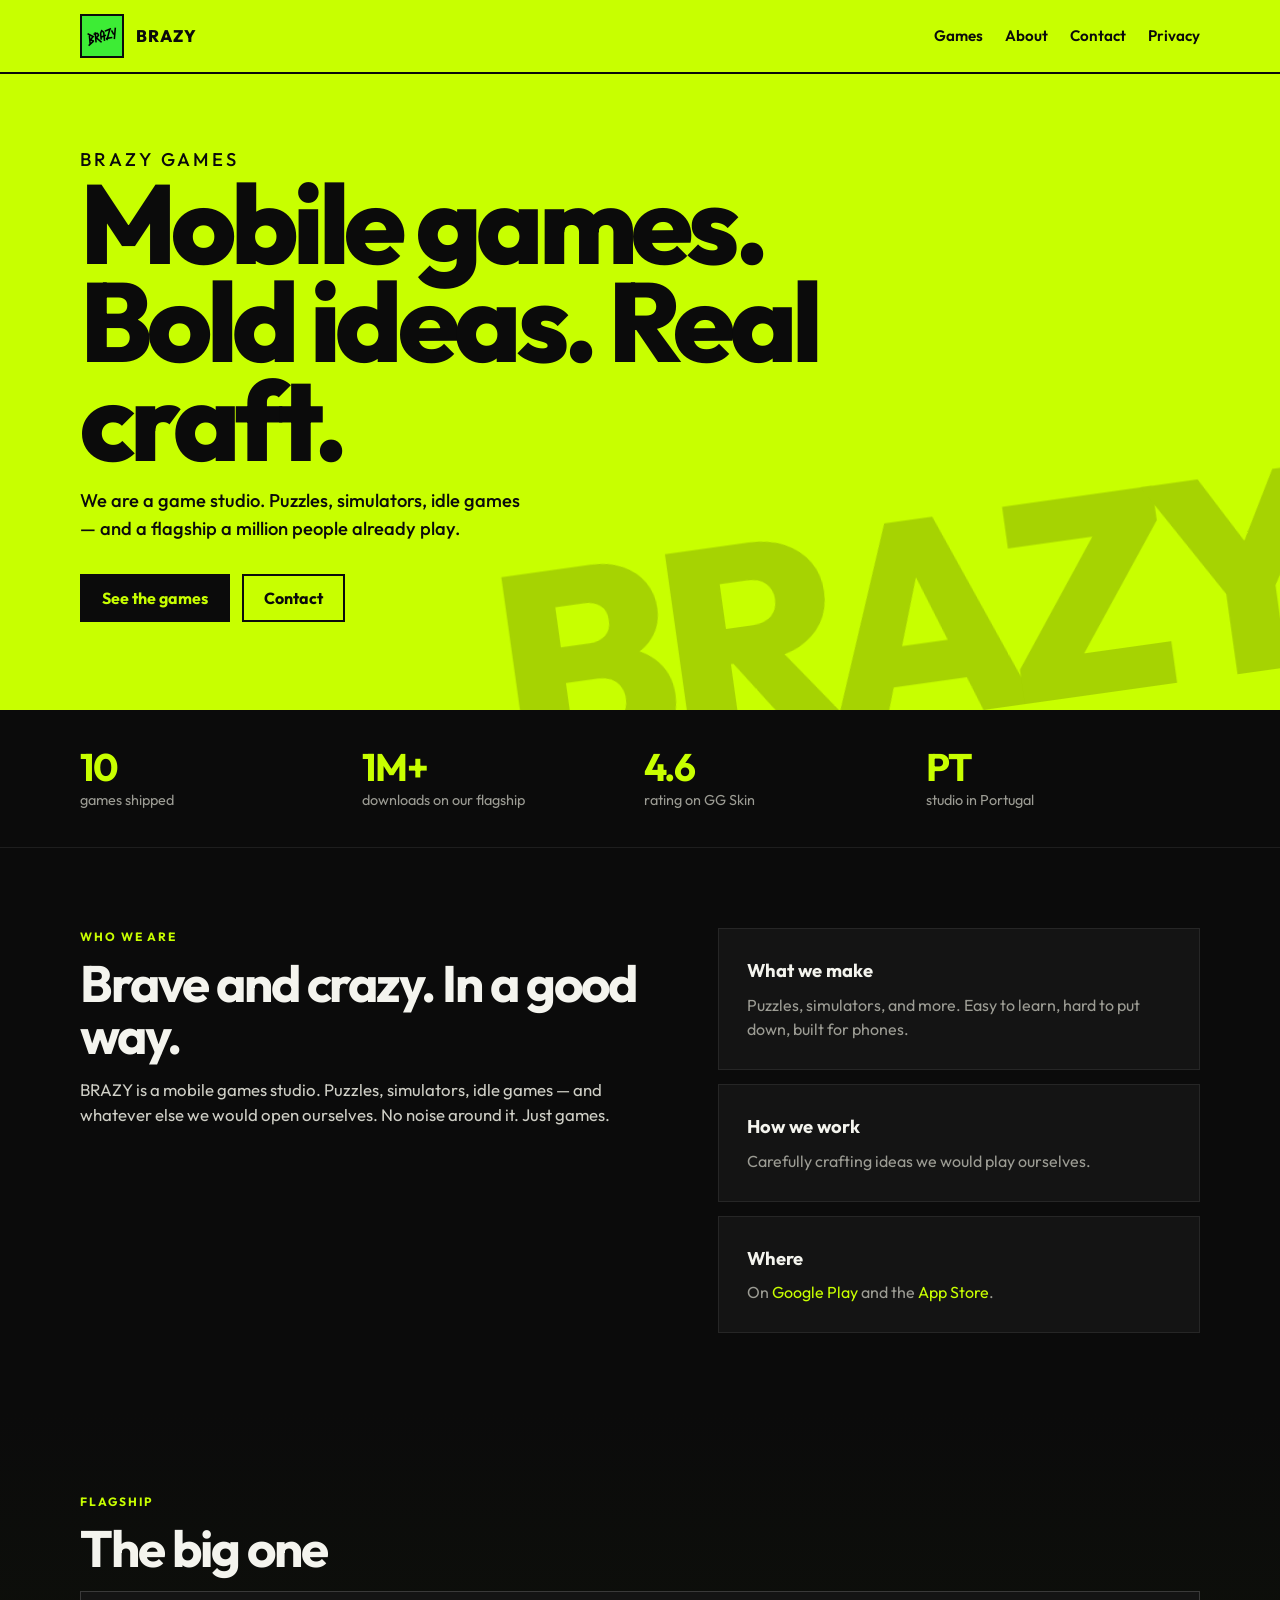
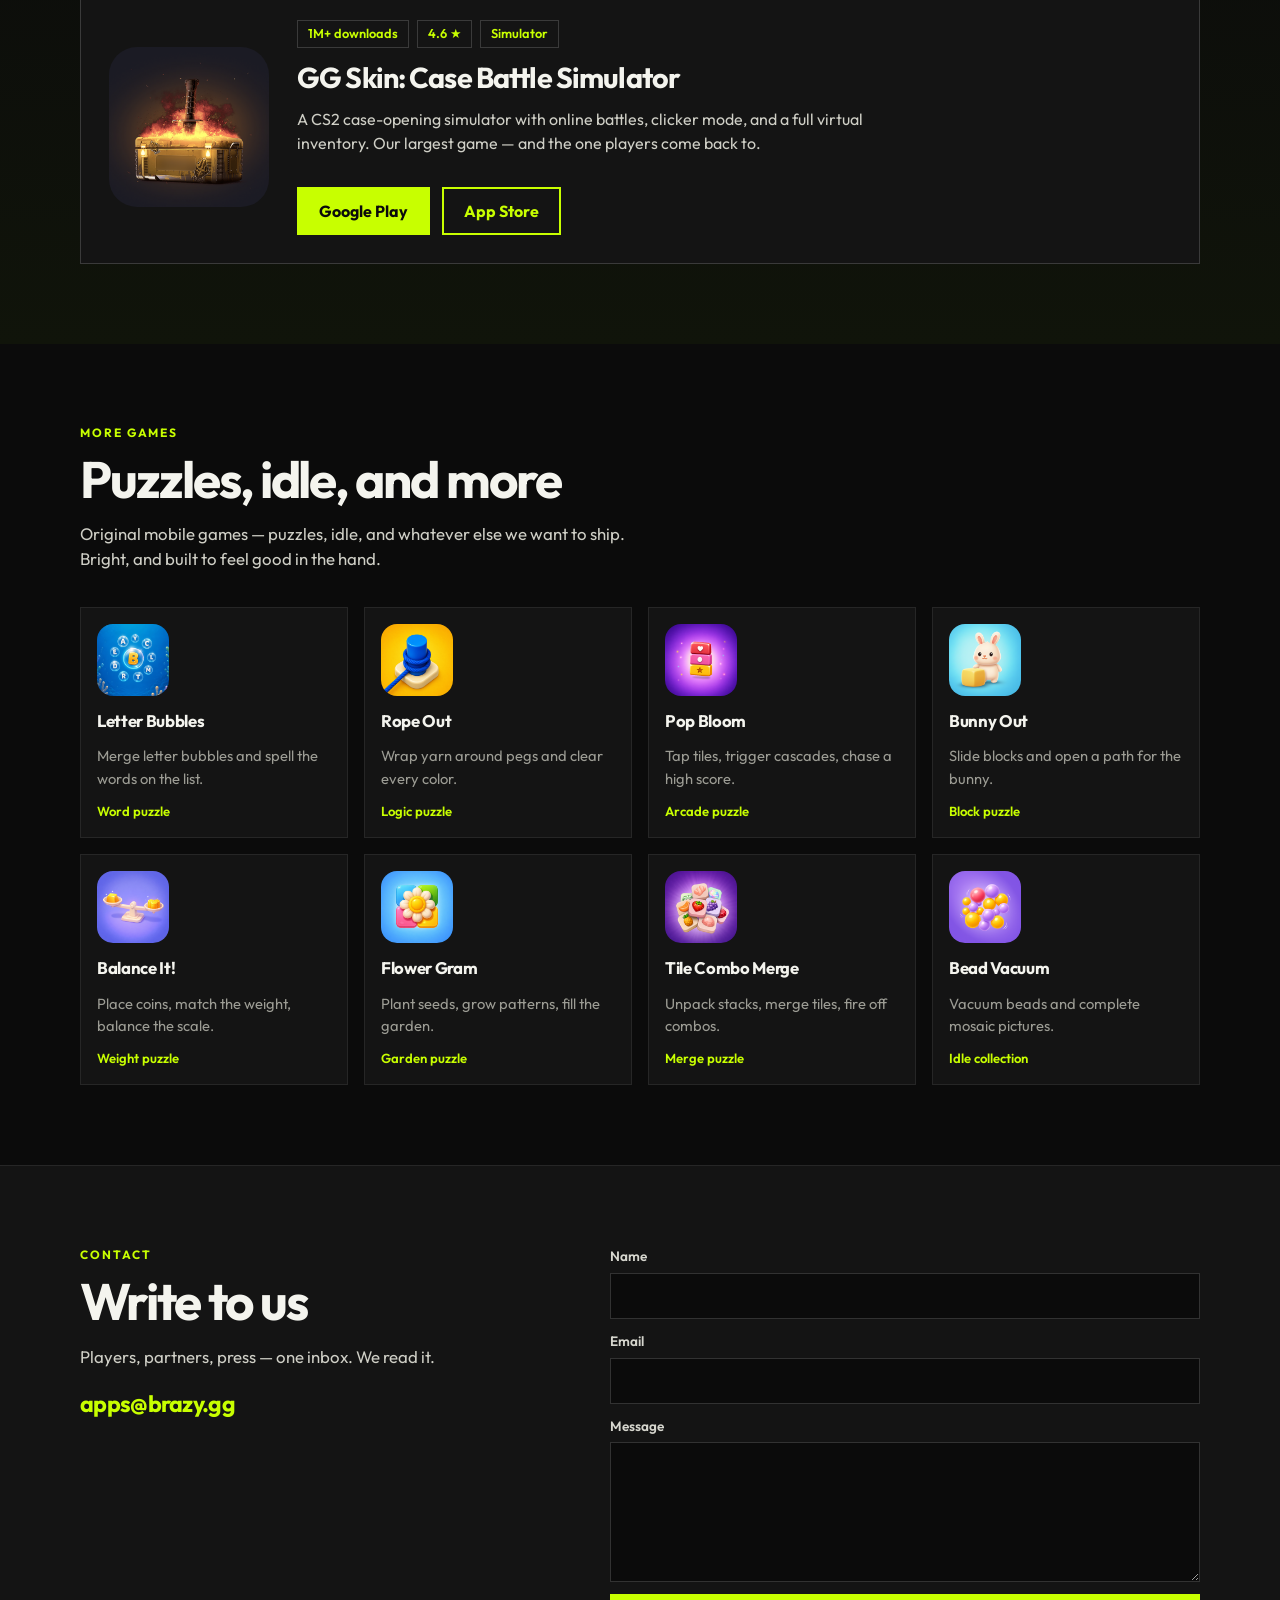
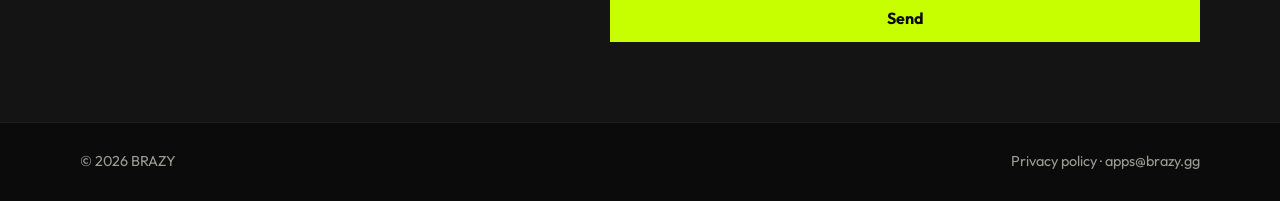
<file: index.html>
<!DOCTYPE html>
<html lang="en">
<head>
  <meta charset="utf-8">
  <meta name="viewport" content="width=device-width, initial-scale=1">
  <title>BRAZY Games — mobile games studio</title>
  <meta name="description" content="BRAZY Games. A mobile games studio from Portugal. Puzzles, simulators, idle games — and GG Skin, a CS2 case simulator with 1M+ downloads.">
  <meta property="og:title" content="BRAZY Games">
  <meta property="og:description" content="Mobile games studio. Puzzles, simulators, idle games, and a flagship CS2 case simulator.">
  <meta property="og:image" content="assets/brazy_square_logo_withbg.jpg">
  <meta name="theme-color" content="#c8ff00">
  <link rel="icon" href="assets/brazy_square_logo_withbg.jpg" type="image/jpeg">
  <link rel="preconnect" href="https://fonts.googleapis.com">
  <link rel="preconnect" href="https://fonts.gstatic.com" crossorigin>
  <link href="https://fonts.googleapis.com/css2?family=Outfit:wght@400;500;600;700;800&display=swap" rel="stylesheet">
  <link rel="stylesheet" href="styles.css">
</head>
<body>
  <header class="site-header">
    <div class="wrap">
      <a class="brand" href="#top">
        <img src="assets/brazy_square_logo_withbg.jpg" alt="BRAZY">
        BRAZY
      </a>
      <input class="nav-toggle" type="checkbox" id="nav-toggle" aria-label="Open menu">
      <nav class="nav">
        <a href="#games">Games</a>
        <a href="#about">About</a>
        <a href="#contact">Contact</a>
        <a href="privacy.html">Privacy</a>
      </nav>
    </div>
  </header>

  <main id="top">
    <section class="hero">
      <div class="wrap">
        <p class="kicker">BRAZY Games</p>
        <h1>Mobile games. Bold ideas. Real craft.</h1>
        <p>We are a game studio. Puzzles, simulators, idle games — and a flagship a million people already play.</p>
        <div class="hero-actions">
          <a class="btn" href="#games">See the games</a>
          <a class="btn ghost" href="#contact">Contact</a>
        </div>
      </div>
    </section>

    <div class="stats">
      <div class="wrap">
        <div class="stat"><b>10</b><span>games shipped</span></div>
        <div class="stat"><b>1M+</b><span>downloads on our flagship</span></div>
        <div class="stat"><b>4.6</b><span>rating on GG Skin</span></div>
        <div class="stat"><b>PT</b><span>studio in Portugal</span></div>
      </div>
    </div>

    <section id="about">
      <div class="wrap about-grid">
        <div>
          <p class="section-label">Who we are</p>
          <h2>Brave and crazy. In a good way.</h2>
          <p class="lead">BRAZY is a mobile games studio. Puzzles, simulators, idle games — and whatever else we would open ourselves. No noise around it. Just games.</p>
        </div>
        <div class="about-list">
          <article class="about-card">
            <h3>What we make</h3>
            <p>Puzzles, simulators, and more. Easy to learn, hard to put down, built for phones.</p>
          </article>
          <article class="about-card">
            <h3>How we work</h3>
            <p>Carefully crafting ideas we would play ourselves.</p>
          </article>
          <article class="about-card">
            <h3>Where</h3>
            <p>On <a href="https://play.google.com/store/apps/dev?id=6783491616783150175" rel="noopener">Google Play</a> and the <a href="https://apps.apple.com/us/app/gg-skin-battle-case-simulator/id6748352012" rel="noopener">App Store</a>.</p>
          </article>
        </div>
      </div>
    </section>

    <section class="featured" id="games">
      <div class="wrap">
        <p class="section-label">Flagship</p>
        <h2>The big one</h2>
        <article class="featured-card">
          <img src="assets/games/gg-skin.png" alt="GG Skin icon" width="160" height="160">
          <div>
            <div class="meta">
              <span class="chip">1M+ downloads</span>
              <span class="chip">4.6 ★</span>
              <span class="chip">Simulator</span>
            </div>
            <h3>GG Skin: Case Battle Simulator</h3>
            <p>A CS2 case-opening simulator with online battles, clicker mode, and a full virtual inventory. Our largest game — and the one players come back to.</p>
            <div class="hero-actions">
              <a class="btn lime" href="https://play.google.com/store/apps/details?id=com.BrazzyGG.GGCases" rel="noopener">Google Play</a>
              <a class="btn outline" href="https://apps.apple.com/us/app/gg-skin-battle-case-simulator/id6748352012" rel="noopener">App Store</a>
            </div>
          </div>
        </article>
      </div>
    </section>

    <section>
      <div class="wrap">
        <p class="section-label">More games</p>
        <h2>Puzzles, idle, and more</h2>
        <p class="lead">Original mobile games — puzzles, idle, and whatever else we want to ship. Bright, and built to feel good in the hand.</p>
        <div class="games-grid">
          <a class="game" href="https://play.google.com/store/apps/details?id=com.brazy.letterbubbles" rel="noopener">
            <img src="assets/games/letter-bubbles.png" alt="" width="72" height="72">
            <h3>Letter Bubbles</h3>
            <p>Merge letter bubbles and spell the words on the list.</p>
            <span>Word puzzle</span>
          </a>
          <a class="game" href="https://play.google.com/store/apps/details?id=com.brazy.ropeout" rel="noopener">
            <img src="assets/games/rope-out.png" alt="" width="72" height="72">
            <h3>Rope Out</h3>
            <p>Wrap yarn around pegs and clear every color.</p>
            <span>Logic puzzle</span>
          </a>
          <a class="game" href="https://play.google.com/store/apps/details?id=com.brazy.popbloom" rel="noopener">
            <img src="assets/games/pop-bloom.png" alt="" width="72" height="72">
            <h3>Pop Bloom</h3>
            <p>Tap tiles, trigger cascades, chase a high score.</p>
            <span>Arcade puzzle</span>
          </a>
          <a class="game" href="https://play.google.com/store/apps/details?id=com.BrazyGG.bunnyout" rel="noopener">
            <img src="assets/games/bunny-out.png" alt="" width="72" height="72">
            <h3>Bunny Out</h3>
            <p>Slide blocks and open a path for the bunny.</p>
            <span>Block puzzle</span>
          </a>
          <a class="game" href="https://play.google.com/store/apps/details?id=com.brazy.balanceit" rel="noopener">
            <img src="assets/games/balance-it.png" alt="" width="72" height="72">
            <h3>Balance It!</h3>
            <p>Place coins, match the weight, balance the scale.</p>
            <span>Weight puzzle</span>
          </a>
          <a class="game" href="https://play.google.com/store/apps/details?id=com.brazy.flowergram" rel="noopener">
            <img src="assets/games/flower-gram.png" alt="" width="72" height="72">
            <h3>Flower Gram</h3>
            <p>Plant seeds, grow patterns, fill the garden.</p>
            <span>Garden puzzle</span>
          </a>
          <a class="game" href="https://play.google.com/store/apps/details?id=com.brazy.tilecombomerge" rel="noopener">
            <img src="assets/games/tile-combo-merge.png" alt="" width="72" height="72">
            <h3>Tile Combo Merge</h3>
            <p>Unpack stacks, merge tiles, fire off combos.</p>
            <span>Merge puzzle</span>
          </a>
          <a class="game" href="https://play.google.com/store/apps/details?id=com.brazy.beadvacuum" rel="noopener">
            <img src="assets/games/bead-vacuum.png" alt="" width="72" height="72">
            <h3>Bead Vacuum</h3>
            <p>Vacuum beads and complete mosaic pictures.</p>
            <span>Idle collection</span>
          </a>
        </div>
      </div>
    </section>

    <section class="contact" id="contact">
      <div class="wrap contact-grid">
        <div>
          <p class="section-label">Contact</p>
          <h2>Write to us</h2>
          <p class="lead">Players, partners, press — one inbox. We read it.</p>
          <a class="mail" href="mailto:apps@brazy.gg">apps@brazy.gg</a>
        </div>
        <form action="mailto:apps@brazy.gg" method="post" enctype="text/plain">
          <label>Name
            <input type="text" name="name" required autocomplete="name">
          </label>
          <label>Email
            <input type="email" name="email" required autocomplete="email">
          </label>
          <label>Message
            <textarea name="message" required></textarea>
          </label>
          <button class="btn lime" type="submit">Send</button>
        </form>
      </div>
    </section>
  </main>

  <footer class="site-footer">
    <div class="wrap">
      <span>© 2026 BRAZY</span>
      <span>
        <a href="privacy.html">Privacy policy</a>
        ·
        <a href="mailto:apps@brazy.gg">apps@brazy.gg</a>
      </span>
    </div>
  </footer>
</body>
</html>
</file>
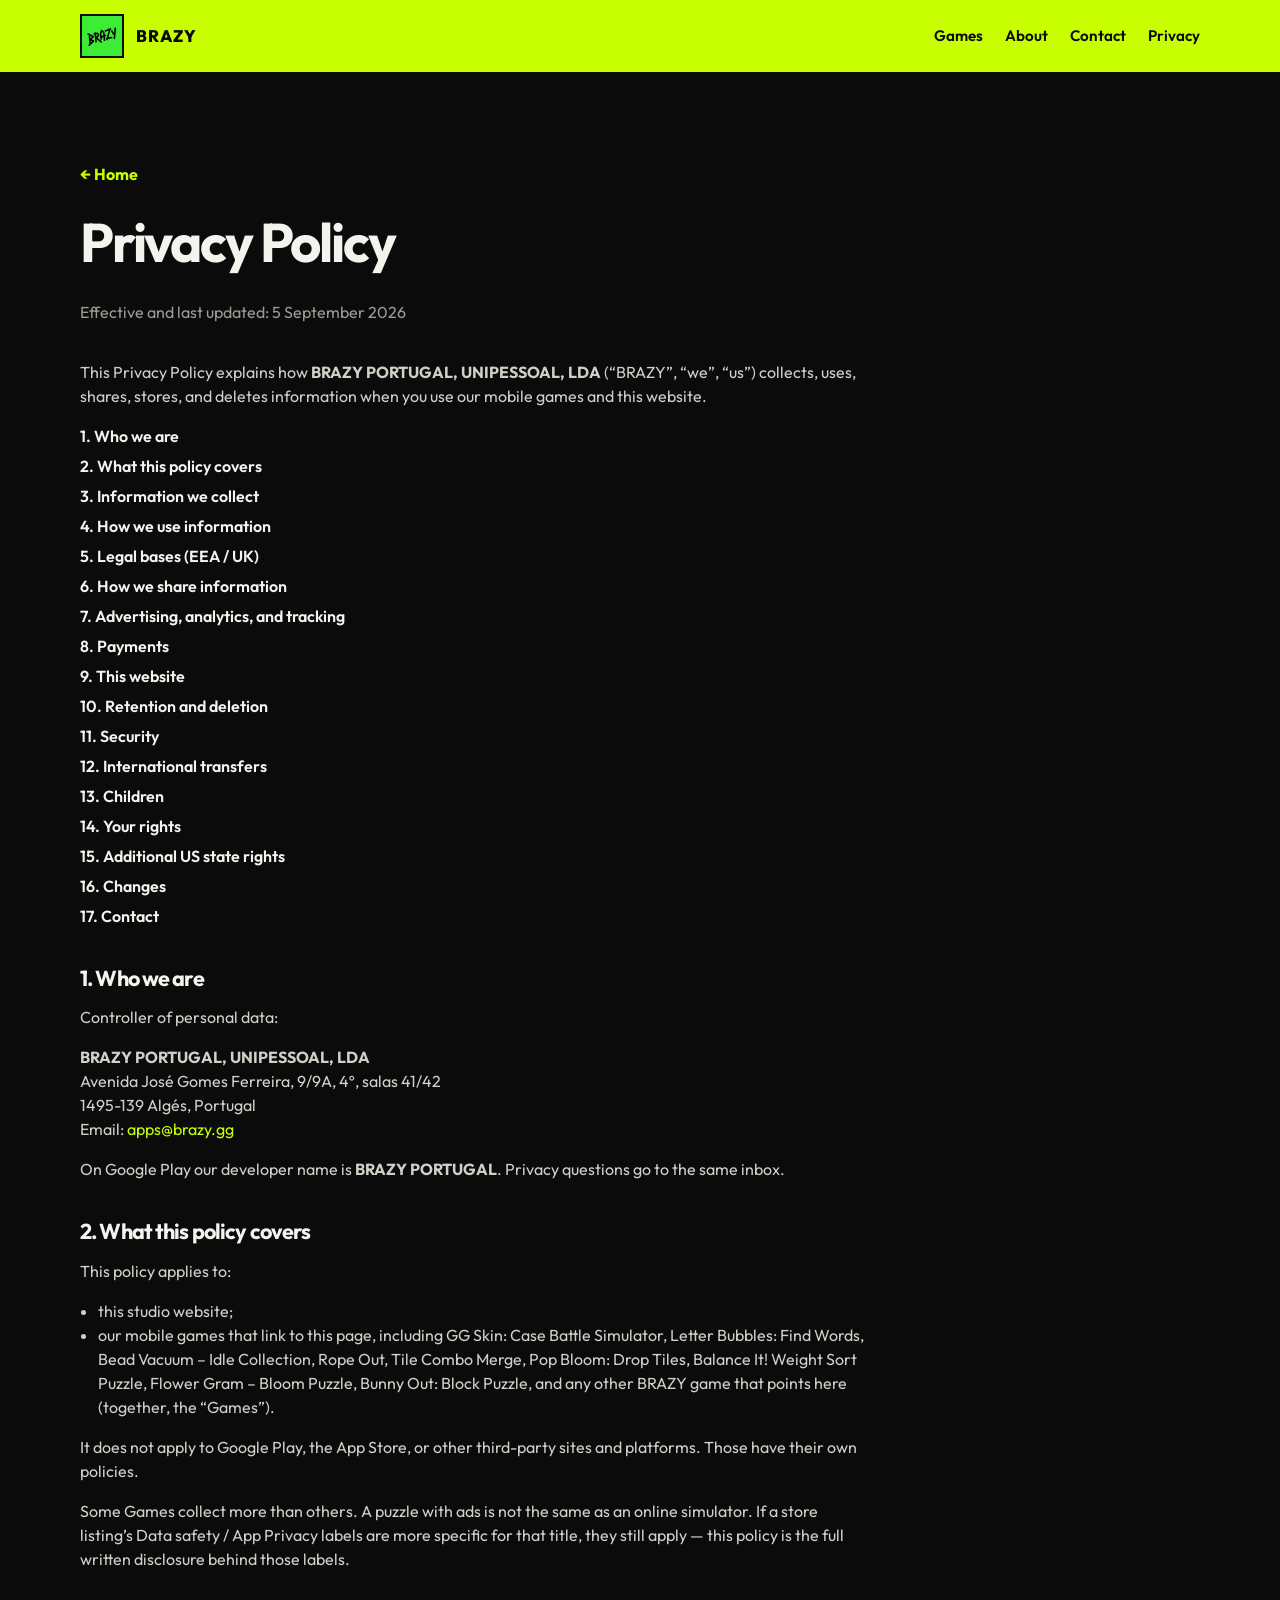
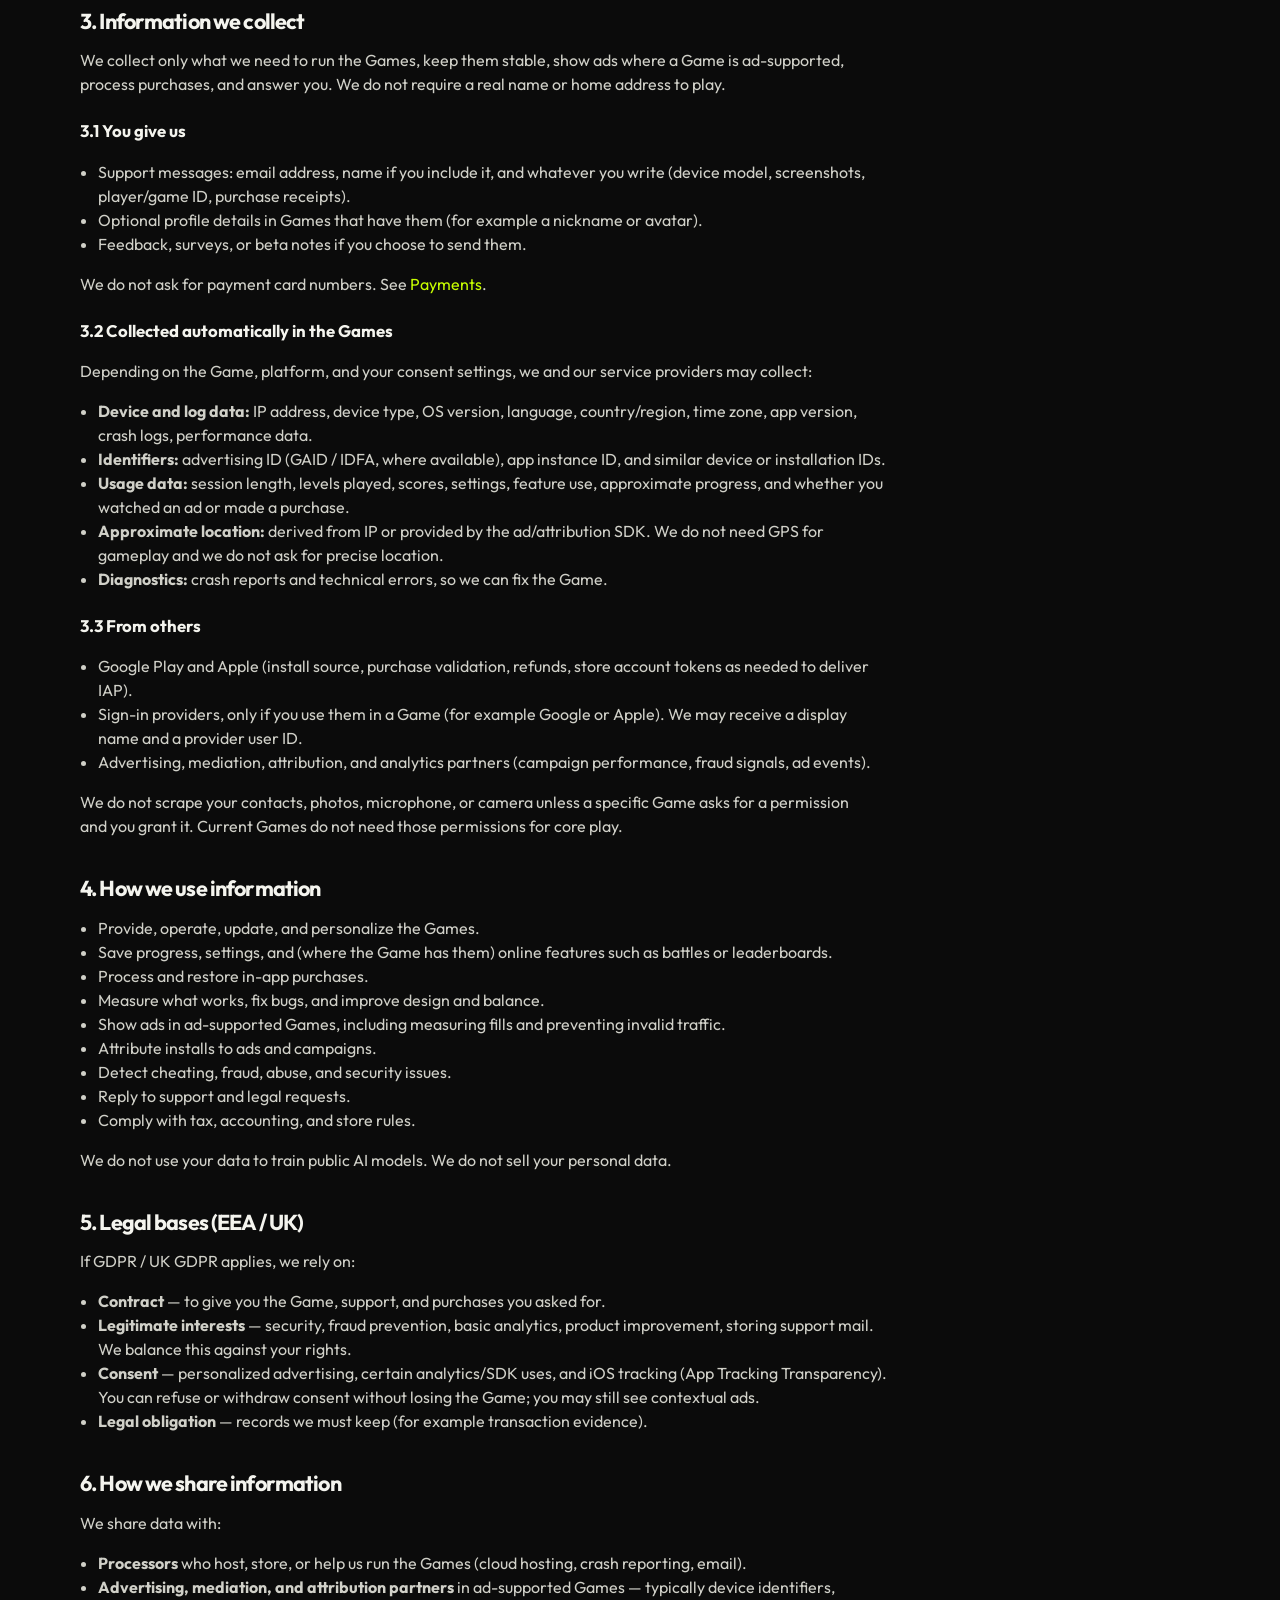
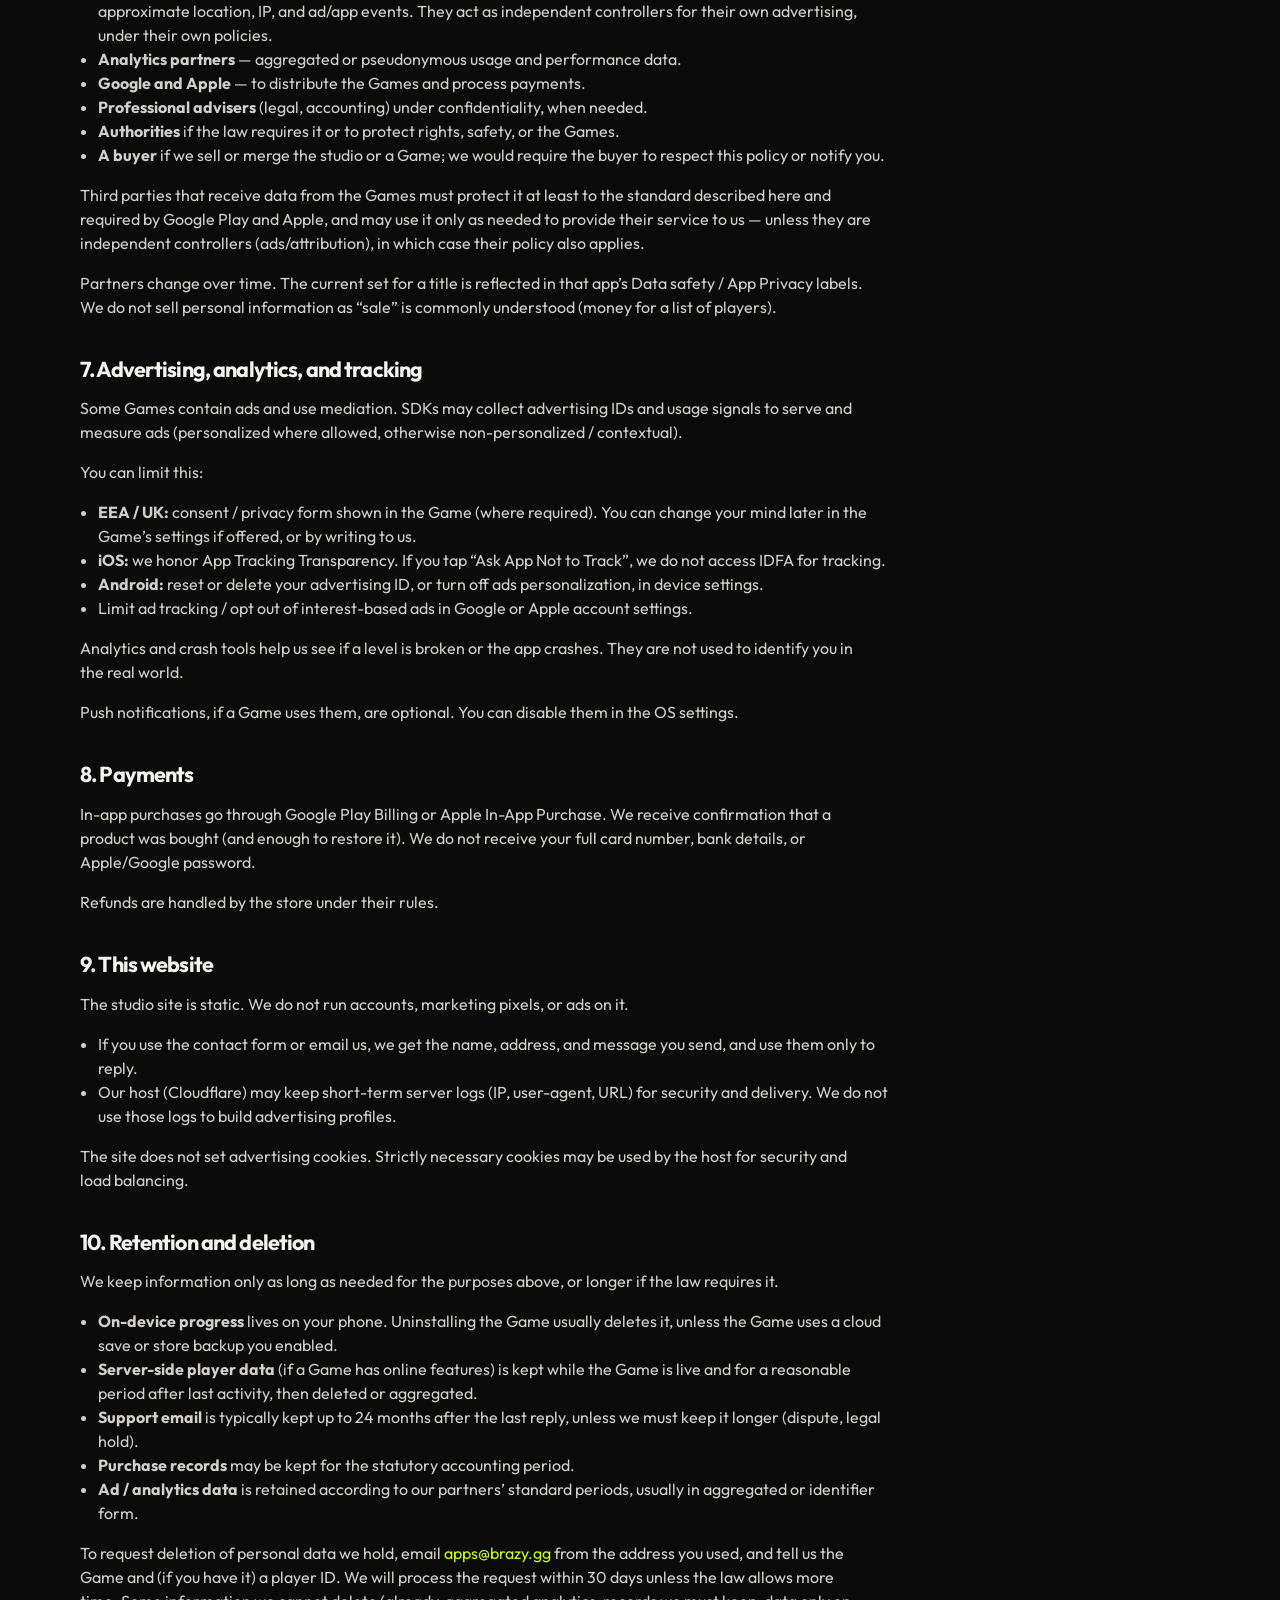
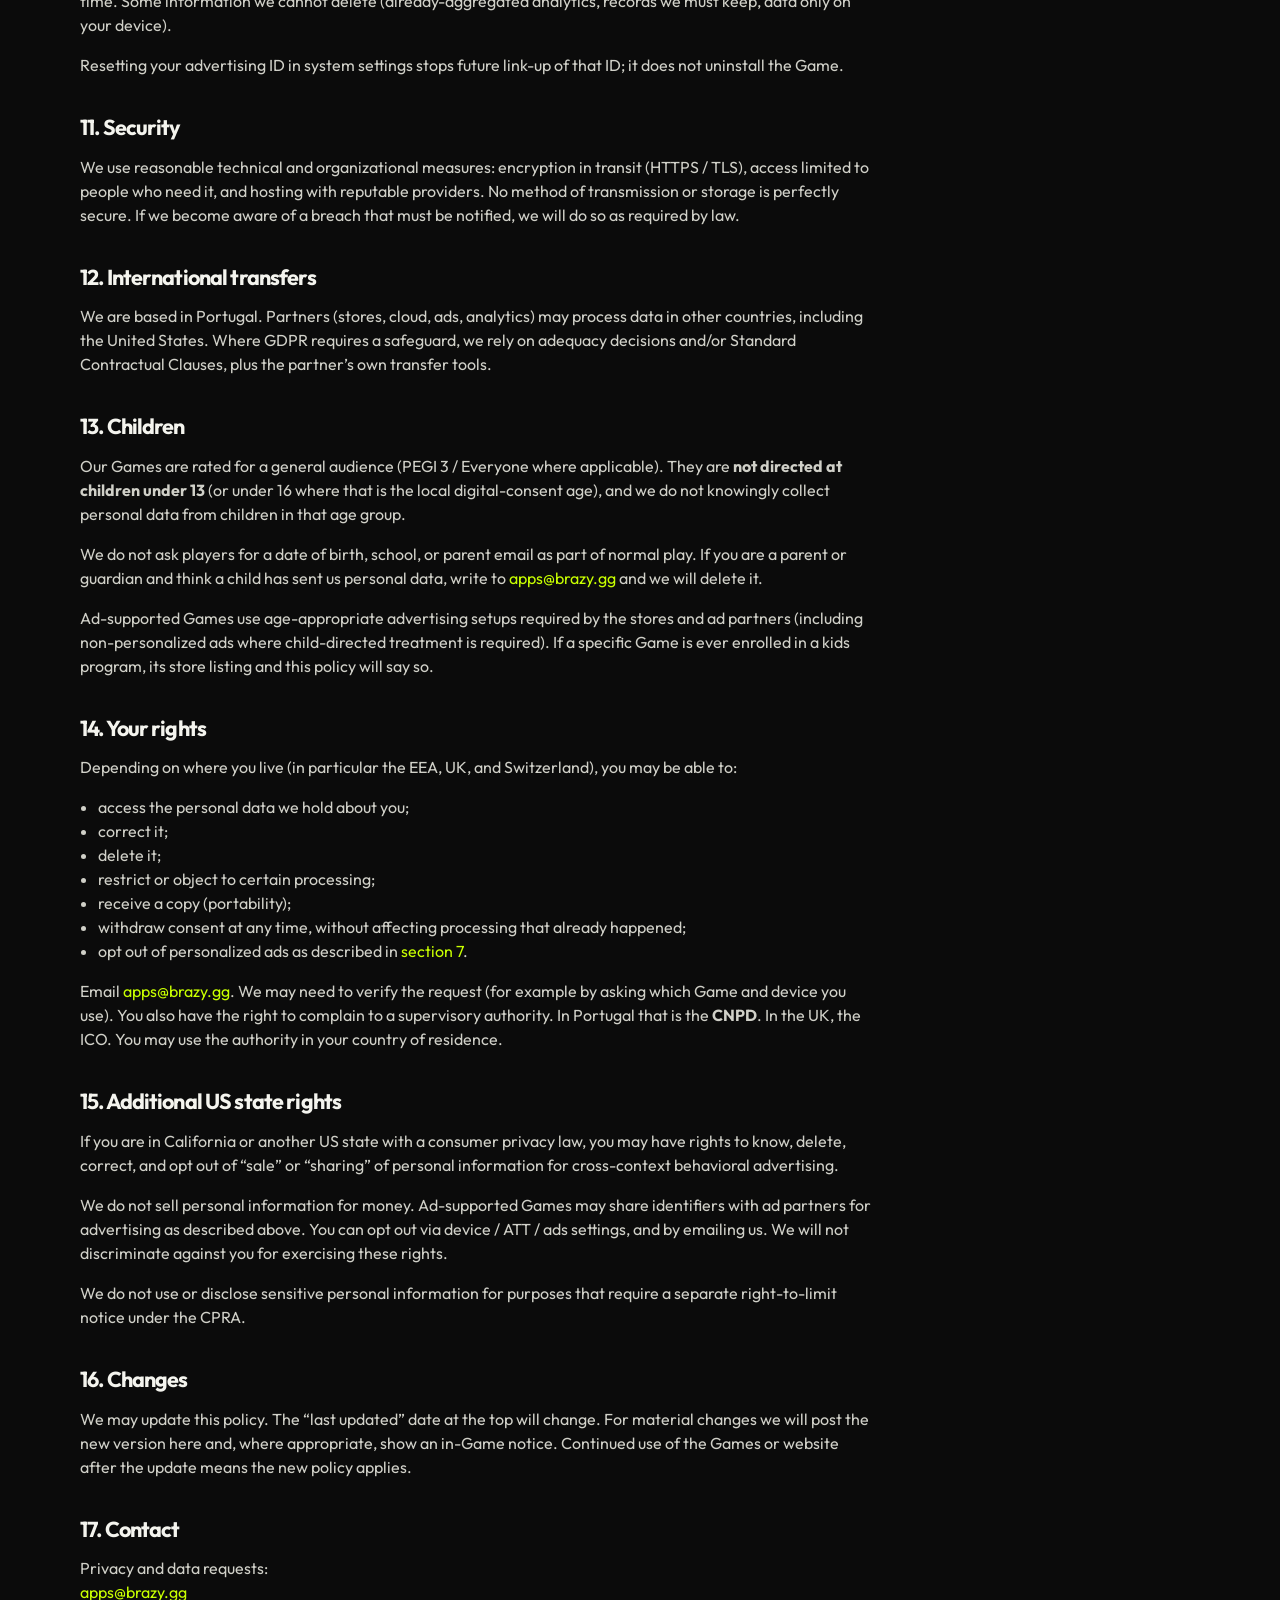
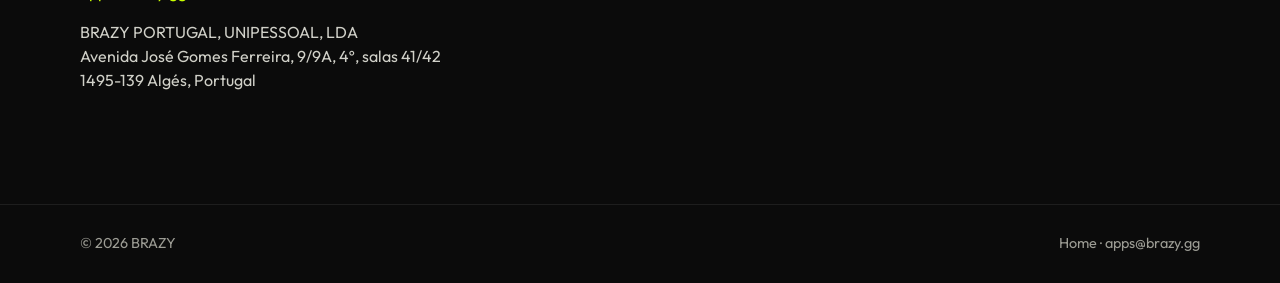
<file: privacy.html>
<!DOCTYPE html>
<html lang="en">
<head>
  <meta charset="utf-8">
  <meta name="viewport" content="width=device-width, initial-scale=1">
  <title>Privacy Policy — BRAZY Games</title>
  <meta name="description" content="Privacy Policy for BRAZY Games mobile apps and this website. How we collect, use, share, retain, and delete data.">
  <meta name="theme-color" content="#c8ff00">
  <link rel="icon" href="assets/brazy_square_logo_withbg.jpg" type="image/jpeg">
  <link rel="preconnect" href="https://fonts.googleapis.com">
  <link rel="preconnect" href="https://fonts.gstatic.com" crossorigin>
  <link href="https://fonts.googleapis.com/css2?family=Outfit:wght@400;500;600;700;800&display=swap" rel="stylesheet">
  <link rel="stylesheet" href="styles.css">
</head>
<body>
  <header class="site-header">
    <div class="wrap">
      <a class="brand" href="index.html">
        <img src="assets/brazy_square_logo_withbg.jpg" alt="BRAZY">
        BRAZY
      </a>
      <input class="nav-toggle" type="checkbox" id="nav-toggle" aria-label="Open menu">
      <nav class="nav">
        <a href="index.html#games">Games</a>
        <a href="index.html#about">About</a>
        <a href="index.html#contact">Contact</a>
        <a href="privacy.html">Privacy</a>
      </nav>
    </div>
  </header>

  <main class="legal wrap">
    <p><a class="back" href="index.html">← Home</a></p>
    <h1>Privacy Policy</h1>
    <p class="meta-line">Effective and last updated: 5 September 2026</p>

    <p>
      This Privacy Policy explains how <strong>BRAZY PORTUGAL, UNIPESSOAL, LDA</strong>
      (“BRAZY”, “we”, “us”) collects, uses, shares, stores, and deletes information
      when you use our mobile games and this website.
    </p>

    <ol class="toc">
      <li><a href="#who">1. Who we are</a></li>
      <li><a href="#scope">2. What this policy covers</a></li>
      <li><a href="#collect">3. Information we collect</a></li>
      <li><a href="#use">4. How we use information</a></li>
      <li><a href="#legal">5. Legal bases (EEA / UK)</a></li>
      <li><a href="#share">6. How we share information</a></li>
      <li><a href="#ads">7. Advertising, analytics, and tracking</a></li>
      <li><a href="#payments">8. Payments</a></li>
      <li><a href="#website">9. This website</a></li>
      <li><a href="#retention">10. Retention and deletion</a></li>
      <li><a href="#security">11. Security</a></li>
      <li><a href="#transfers">12. International transfers</a></li>
      <li><a href="#children">13. Children</a></li>
      <li><a href="#rights">14. Your rights</a></li>
      <li><a href="#us">15. Additional US state rights</a></li>
      <li><a href="#changes">16. Changes</a></li>
      <li><a href="#contact">17. Contact</a></li>
    </ol>

    <h2 id="who">1. Who we are</h2>
    <p>
      Controller of personal data:
    </p>
    <p>
      <strong>BRAZY PORTUGAL, UNIPESSOAL, LDA</strong><br>
      Avenida José Gomes Ferreira, 9/9A, 4º, salas 41/42<br>
      1495-139 Algés, Portugal<br>
      Email: <a href="mailto:apps@brazy.gg">apps@brazy.gg</a>
    </p>
    <p>
      On Google Play our developer name is <strong>BRAZY PORTUGAL</strong>.
      Privacy questions go to the same inbox.
    </p>

    <h2 id="scope">2. What this policy covers</h2>
    <p>
      This policy applies to:
    </p>
    <ul>
      <li>this studio website;</li>
      <li>our mobile games that link to this page, including GG Skin: Case Battle Simulator, Letter Bubbles: Find Words, Bead Vacuum – Idle Collection, Rope Out, Tile Combo Merge, Pop Bloom: Drop Tiles, Balance It! Weight Sort Puzzle, Flower Gram – Bloom Puzzle, Bunny Out: Block Puzzle, and any other BRAZY game that points here (together, the “Games”).</li>
    </ul>
    <p>
      It does not apply to Google Play, the App Store, or other third-party sites and platforms. Those have their own policies.
    </p>
    <p>
      Some Games collect more than others. A puzzle with ads is not the same as an online simulator. If a store listing’s Data safety / App Privacy labels are more specific for that title, they still apply — this policy is the full written disclosure behind those labels.
    </p>

    <h2 id="collect">3. Information we collect</h2>
    <p>
      We collect only what we need to run the Games, keep them stable, show ads where a Game is ad-supported, process purchases, and answer you. We do not require a real name or home address to play.
    </p>

    <h3>3.1 You give us</h3>
    <ul>
      <li>Support messages: email address, name if you include it, and whatever you write (device model, screenshots, player/game ID, purchase receipts).</li>
      <li>Optional profile details in Games that have them (for example a nickname or avatar).</li>
      <li>Feedback, surveys, or beta notes if you choose to send them.</li>
    </ul>
    <p>
      We do not ask for payment card numbers. See <a href="#payments">Payments</a>.
    </p>

    <h3>3.2 Collected automatically in the Games</h3>
    <p>Depending on the Game, platform, and your consent settings, we and our service providers may collect:</p>
    <ul>
      <li><strong>Device and log data:</strong> IP address, device type, OS version, language, country/region, time zone, app version, crash logs, performance data.</li>
      <li><strong>Identifiers:</strong> advertising ID (GAID / IDFA, where available), app instance ID, and similar device or installation IDs.</li>
      <li><strong>Usage data:</strong> session length, levels played, scores, settings, feature use, approximate progress, and whether you watched an ad or made a purchase.</li>
      <li><strong>Approximate location:</strong> derived from IP or provided by the ad/attribution SDK. We do not need GPS for gameplay and we do not ask for precise location.</li>
      <li><strong>Diagnostics:</strong> crash reports and technical errors, so we can fix the Game.</li>
    </ul>

    <h3>3.3 From others</h3>
    <ul>
      <li>Google Play and Apple (install source, purchase validation, refunds, store account tokens as needed to deliver IAP).</li>
      <li>Sign-in providers, only if you use them in a Game (for example Google or Apple). We may receive a display name and a provider user ID.</li>
      <li>Advertising, mediation, attribution, and analytics partners (campaign performance, fraud signals, ad events).</li>
    </ul>
    <p>
      We do not scrape your contacts, photos, microphone, or camera unless a specific Game asks for a permission and you grant it. Current Games do not need those permissions for core play.
    </p>

    <h2 id="use">4. How we use information</h2>
    <ul>
      <li>Provide, operate, update, and personalize the Games.</li>
      <li>Save progress, settings, and (where the Game has them) online features such as battles or leaderboards.</li>
      <li>Process and restore in-app purchases.</li>
      <li>Measure what works, fix bugs, and improve design and balance.</li>
      <li>Show ads in ad-supported Games, including measuring fills and preventing invalid traffic.</li>
      <li>Attribute installs to ads and campaigns.</li>
      <li>Detect cheating, fraud, abuse, and security issues.</li>
      <li>Reply to support and legal requests.</li>
      <li>Comply with tax, accounting, and store rules.</li>
    </ul>
    <p>
      We do not use your data to train public AI models. We do not sell your personal data.
    </p>

    <h2 id="legal">5. Legal bases (EEA / UK)</h2>
    <p>If GDPR / UK GDPR applies, we rely on:</p>
    <ul>
      <li><strong>Contract</strong> — to give you the Game, support, and purchases you asked for.</li>
      <li><strong>Legitimate interests</strong> — security, fraud prevention, basic analytics, product improvement, storing support mail. We balance this against your rights.</li>
      <li><strong>Consent</strong> — personalized advertising, certain analytics/SDK uses, and iOS tracking (App Tracking Transparency). You can refuse or withdraw consent without losing the Game; you may still see contextual ads.</li>
      <li><strong>Legal obligation</strong> — records we must keep (for example transaction evidence).</li>
    </ul>

    <h2 id="share">6. How we share information</h2>
    <p>We share data with:</p>
    <ul>
      <li><strong>Processors</strong> who host, store, or help us run the Games (cloud hosting, crash reporting, email).</li>
      <li><strong>Advertising, mediation, and attribution partners</strong> in ad-supported Games — typically device identifiers, approximate location, IP, and ad/app events. They act as independent controllers for their own advertising, under their own policies.</li>
      <li><strong>Analytics partners</strong> — aggregated or pseudonymous usage and performance data.</li>
      <li><strong>Google and Apple</strong> — to distribute the Games and process payments.</li>
      <li><strong>Professional advisers</strong> (legal, accounting) under confidentiality, when needed.</li>
      <li><strong>Authorities</strong> if the law requires it or to protect rights, safety, or the Games.</li>
      <li><strong>A buyer</strong> if we sell or merge the studio or a Game; we would require the buyer to respect this policy or notify you.</li>
    </ul>
    <p>
      Third parties that receive data from the Games must protect it at least to the standard described here and required by Google Play and Apple, and may use it only as needed to provide their service to us — unless they are independent controllers (ads/attribution), in which case their policy also applies.
    </p>
    <p>
      Partners change over time. The current set for a title is reflected in that app’s Data safety / App Privacy labels. We do not sell personal information as “sale” is commonly understood (money for a list of players).
    </p>

    <h2 id="ads">7. Advertising, analytics, and tracking</h2>
    <p>
      Some Games contain ads and use mediation. SDKs may collect advertising IDs and usage signals to serve and measure ads (personalized where allowed, otherwise non-personalized / contextual).
    </p>
    <p>You can limit this:</p>
    <ul>
      <li><strong>EEA / UK:</strong> consent / privacy form shown in the Game (where required). You can change your mind later in the Game’s settings if offered, or by writing to us.</li>
      <li><strong>iOS:</strong> we honor App Tracking Transparency. If you tap “Ask App Not to Track”, we do not access IDFA for tracking.</li>
      <li><strong>Android:</strong> reset or delete your advertising ID, or turn off ads personalization, in device settings.</li>
      <li>Limit ad tracking / opt out of interest-based ads in Google or Apple account settings.</li>
    </ul>
    <p>
      Analytics and crash tools help us see if a level is broken or the app crashes. They are not used to identify you in the real world.
    </p>
    <p>
      Push notifications, if a Game uses them, are optional. You can disable them in the OS settings.
    </p>

    <h2 id="payments">8. Payments</h2>
    <p>
      In-app purchases go through Google Play Billing or Apple In-App Purchase. We receive confirmation that a product was bought (and enough to restore it). We do not receive your full card number, bank details, or Apple/Google password.
    </p>
    <p>
      Refunds are handled by the store under their rules.
    </p>

    <h2 id="website">9. This website</h2>
    <p>
      The studio site is static. We do not run accounts, marketing pixels, or ads on it.
    </p>
    <ul>
      <li>If you use the contact form or email us, we get the name, address, and message you send, and use them only to reply.</li>
      <li>Our host (Cloudflare) may keep short-term server logs (IP, user-agent, URL) for security and delivery. We do not use those logs to build advertising profiles.</li>
    </ul>
    <p>
      The site does not set advertising cookies. Strictly necessary cookies may be used by the host for security and load balancing.
    </p>

    <h2 id="retention">10. Retention and deletion</h2>
    <p>
      We keep information only as long as needed for the purposes above, or longer if the law requires it.
    </p>
    <ul>
      <li><strong>On-device progress</strong> lives on your phone. Uninstalling the Game usually deletes it, unless the Game uses a cloud save or store backup you enabled.</li>
      <li><strong>Server-side player data</strong> (if a Game has online features) is kept while the Game is live and for a reasonable period after last activity, then deleted or aggregated.</li>
      <li><strong>Support email</strong> is typically kept up to 24 months after the last reply, unless we must keep it longer (dispute, legal hold).</li>
      <li><strong>Purchase records</strong> may be kept for the statutory accounting period.</li>
      <li><strong>Ad / analytics data</strong> is retained according to our partners’ standard periods, usually in aggregated or identifier form.</li>
    </ul>
    <p>
      To request deletion of personal data we hold, email <a href="mailto:apps@brazy.gg">apps@brazy.gg</a> from the address you used, and tell us the Game and (if you have it) a player ID. We will process the request within 30 days unless the law allows more time. Some information we cannot delete (already-aggregated analytics, records we must keep, data only on your device).
    </p>
    <p>
      Resetting your advertising ID in system settings stops future link-up of that ID; it does not uninstall the Game.
    </p>

    <h2 id="security">11. Security</h2>
    <p>
      We use reasonable technical and organizational measures: encryption in transit (HTTPS / TLS), access limited to people who need it, and hosting with reputable providers. No method of transmission or storage is perfectly secure. If we become aware of a breach that must be notified, we will do so as required by law.
    </p>

    <h2 id="transfers">12. International transfers</h2>
    <p>
      We are based in Portugal. Partners (stores, cloud, ads, analytics) may process data in other countries, including the United States. Where GDPR requires a safeguard, we rely on adequacy decisions and/or Standard Contractual Clauses, plus the partner’s own transfer tools.
    </p>

    <h2 id="children">13. Children</h2>
    <p>
      Our Games are rated for a general audience (PEGI 3 / Everyone where applicable). They are <strong>not directed at children under 13</strong> (or under 16 where that is the local digital-consent age), and we do not knowingly collect personal data from children in that age group.
    </p>
    <p>
      We do not ask players for a date of birth, school, or parent email as part of normal play. If you are a parent or guardian and think a child has sent us personal data, write to <a href="mailto:apps@brazy.gg">apps@brazy.gg</a> and we will delete it.
    </p>
    <p>
      Ad-supported Games use age-appropriate advertising setups required by the stores and ad partners (including non-personalized ads where child-directed treatment is required). If a specific Game is ever enrolled in a kids program, its store listing and this policy will say so.
    </p>

    <h2 id="rights">14. Your rights</h2>
    <p>
      Depending on where you live (in particular the EEA, UK, and Switzerland), you may be able to:
    </p>
    <ul>
      <li>access the personal data we hold about you;</li>
      <li>correct it;</li>
      <li>delete it;</li>
      <li>restrict or object to certain processing;</li>
      <li>receive a copy (portability);</li>
      <li>withdraw consent at any time, without affecting processing that already happened;</li>
      <li>opt out of personalized ads as described in <a href="#ads">section 7</a>.</li>
    </ul>
    <p>
      Email <a href="mailto:apps@brazy.gg">apps@brazy.gg</a>. We may need to verify the request (for example by asking which Game and device you use). You also have the right to complain to a supervisory authority. In Portugal that is the <strong>CNPD</strong>. In the UK, the ICO. You may use the authority in your country of residence.
    </p>

    <h2 id="us">15. Additional US state rights</h2>
    <p>
      If you are in California or another US state with a consumer privacy law, you may have rights to know, delete, correct, and opt out of “sale” or “sharing” of personal information for cross-context behavioral advertising.
    </p>
    <p>
      We do not sell personal information for money. Ad-supported Games may share identifiers with ad partners for advertising as described above. You can opt out via device / ATT / ads settings, and by emailing us. We will not discriminate against you for exercising these rights.
    </p>
    <p>
      We do not use or disclose sensitive personal information for purposes that require a separate right-to-limit notice under the CPRA.
    </p>

    <h2 id="changes">16. Changes</h2>
    <p>
      We may update this policy. The “last updated” date at the top will change. For material changes we will post the new version here and, where appropriate, show an in-Game notice. Continued use of the Games or website after the update means the new policy applies.
    </p>

    <h2 id="contact">17. Contact</h2>
    <p>
      Privacy and data requests:<br>
      <a href="mailto:apps@brazy.gg">apps@brazy.gg</a>
    </p>
    <p>
      BRAZY PORTUGAL, UNIPESSOAL, LDA<br>
      Avenida José Gomes Ferreira, 9/9A, 4º, salas 41/42<br>
      1495-139 Algés, Portugal
    </p>
  </main>

  <footer class="site-footer">
    <div class="wrap">
      <span>© 2026 BRAZY</span>
      <span>
        <a href="index.html">Home</a>
        ·
        <a href="mailto:apps@brazy.gg">apps@brazy.gg</a>
      </span>
    </div>
  </footer>
</body>
</html>
</file>
<file: styles.css>
:root {
  --acid: #c8ff00;
  --acid-2: #d8ff4a;
  --ink: #0b0b0b;
  --ink-2: #141414;
  --ink-3: #1c1c1c;
  --paper: #f4f4ee;
  --mute: #9c9c94;
  --line: rgba(255, 255, 255, 0.08);
  --line-strong: rgba(255, 255, 255, 0.16);
  --radius: 18px;
  --max: 1120px;
}

*,
*::before,
*::after {
  box-sizing: border-box;
}

html {
  scroll-behavior: smooth;
}

body {
  margin: 0;
  font-family: Outfit, ui-sans-serif, system-ui, -apple-system, Segoe UI, sans-serif;
  background: var(--ink);
  color: var(--paper);
  line-height: 1.5;
  -webkit-font-smoothing: antialiased;
}

img {
  max-width: 100%;
  display: block;
}

a {
  color: inherit;
  text-decoration: none;
}

.wrap {
  width: min(100% - 40px, var(--max));
  margin-inline: auto;
}

/* Header */
.site-header {
  position: sticky;
  top: 0;
  z-index: 20;
  background: var(--acid);
  color: var(--ink);
  border-bottom: 2px solid var(--ink);
}

.site-header .wrap {
  display: flex;
  align-items: center;
  justify-content: space-between;
  gap: 16px;
  min-height: 72px;
}

.brand {
  display: flex;
  align-items: center;
  gap: 12px;
  font-weight: 800;
  letter-spacing: 0.08em;
  font-size: 1.05rem;
}

.brand img {
  width: 44px;
  height: 44px;
  border: 2px solid var(--ink);
  transition: transform 0.4s cubic-bezier(0.22, 1, 0.36, 1);
}

.brand:hover img {
  transform: rotate(-8deg) scale(1.06);
}

.nav {
  display: flex;
  gap: 22px;
  font-weight: 600;
  font-size: 0.95rem;
}

.nav a {
  position: relative;
}

.nav a::after {
  content: "";
  position: absolute;
  left: 0;
  right: 0;
  bottom: -4px;
  height: 2px;
  background: currentColor;
  transform: scaleX(0);
  transform-origin: left;
  transition: transform 0.28s cubic-bezier(0.22, 1, 0.36, 1);
}

.nav a:hover::after {
  transform: scaleX(1);
}

.nav-toggle {
  display: none;
}

/* Hero */
.hero {
  background: var(--acid);
  color: var(--ink);
  padding: 72px 0 88px;
  position: relative;
  overflow: hidden;
}

.hero::after {
  content: "BRAZY";
  position: absolute;
  right: -4vw;
  bottom: -18px;
  font-size: clamp(80px, 22vw, 280px);
  font-weight: 800;
  letter-spacing: -0.06em;
  line-height: 0.8;
  opacity: 0.18;
  pointer-events: none;
  transform: rotate(-8deg);
  animation: stamp-drift 16s ease-in-out infinite;
}

.hero .wrap > * {
  animation: rise 0.7s cubic-bezier(0.22, 1, 0.36, 1) both;
}

.hero .kicker { animation-delay: 0.04s; }
.hero h1 { animation-delay: 0.1s; }
.hero p { animation-delay: 0.18s; }
.hero-actions { animation-delay: 0.26s; }

.kicker {
  display: inline-block;
  font-weight: 700;
  letter-spacing: 0.18em;
  text-transform: uppercase;
  font-size: 0.78rem;
  margin-bottom: 18px;
}

.hero h1 {
  margin: 0 0 18px;
  font-size: clamp(3rem, 9vw, 7rem);
  line-height: 0.88;
  letter-spacing: -0.05em;
  font-weight: 800;
  max-width: 11ch;
}

.hero p {
  margin: 0;
  max-width: 38ch;
  font-size: 1.15rem;
  font-weight: 500;
}

.hero-actions {
  display: flex;
  flex-wrap: wrap;
  gap: 12px;
  margin-top: 32px;
}

.btn {
  display: inline-flex;
  align-items: center;
  justify-content: center;
  min-height: 48px;
  padding: 0 20px;
  border: 2px solid var(--ink);
  font: inherit;
  font-weight: 700;
  background: var(--ink);
  color: var(--acid);
  cursor: pointer;
  transition:
    background 0.28s ease,
    color 0.28s ease,
    transform 0.28s cubic-bezier(0.22, 1, 0.36, 1),
    box-shadow 0.28s ease;
}

.btn:hover {
  background: transparent;
  color: var(--ink);
  transform: translateY(-2px);
}

.btn:active {
  transform: translateY(0);
}

.btn.ghost {
  background: transparent;
  color: var(--ink);
}

.btn.ghost:hover {
  background: var(--ink);
  color: var(--acid);
}

.btn.lime {
  background: var(--acid);
  color: var(--ink);
  border-color: var(--acid);
}

.btn.lime:hover {
  background: transparent;
  color: var(--acid);
}

.btn.outline {
  background: transparent;
  color: var(--acid);
  border-color: var(--acid);
}

.btn.outline:hover {
  background: var(--acid);
  color: var(--ink);
}

/* Stats */
.stats {
  background: var(--ink);
  border-top: 2px solid var(--ink);
  border-bottom: 1px solid var(--line);
}

.stats .wrap {
  display: grid;
  grid-template-columns: repeat(4, 1fr);
  gap: 8px;
  padding: 28px 0;
}

.stat {
  padding: 8px 8px 8px 0;
}

.stat b {
  display: block;
  font-size: clamp(1.6rem, 3vw, 2.4rem);
  line-height: 1;
  letter-spacing: -0.04em;
  color: var(--acid);
}

.stat span {
  color: var(--mute);
  font-size: 0.9rem;
}

/* Sections */
section {
  padding: 80px 0;
}

.section-label {
  color: var(--acid);
  font-weight: 700;
  letter-spacing: 0.16em;
  text-transform: uppercase;
  font-size: 0.75rem;
  margin: 0 0 12px;
}

h2 {
  margin: 0 0 16px;
  font-size: clamp(2rem, 4vw, 3.2rem);
  line-height: 1;
  letter-spacing: -0.04em;
}

.lead {
  max-width: 52ch;
  color: #cfcfc6;
  margin: 0;
  font-size: 1.05rem;
}

/* About */
.about-grid {
  display: grid;
  grid-template-columns: 1.1fr 0.9fr;
  gap: 48px;
  align-items: start;
}

.about-card {
  background: var(--ink-2);
  border: 1px solid var(--line);
  padding: 28px;
  transition: border-color 0.35s ease, transform 0.35s cubic-bezier(0.22, 1, 0.36, 1);
}

.about-card:hover {
  border-color: var(--line-strong);
  transform: translateY(-2px);
}

.about-card h3 {
  margin: 0 0 8px;
  font-size: 1.15rem;
}

.about-card p {
  margin: 0;
  color: var(--mute);
}

.about-card a {
  color: var(--acid);
}

.about-card a:hover {
  text-decoration: underline;
  text-underline-offset: 3px;
}

.about-list {
  display: grid;
  gap: 14px;
}

/* Featured */
.featured {
  background: linear-gradient(180deg, var(--ink) 0%, #10140a 100%);
}

.featured-card {
  display: grid;
  grid-template-columns: 160px 1fr;
  gap: 28px;
  align-items: center;
  background: var(--ink-2);
  border: 1px solid var(--line-strong);
  padding: 28px;
  transition: border-color 0.4s ease, box-shadow 0.4s ease;
}

.featured-card:hover {
  border-color: rgba(200, 255, 0, 0.35);
  box-shadow: 0 18px 40px rgba(0, 0, 0, 0.35);
}

.featured-card img {
  width: 160px;
  height: 160px;
  border-radius: 28px;
  animation: icon-bob 4.2s ease-in-out infinite;
  transition: transform 0.45s cubic-bezier(0.22, 1, 0.36, 1), filter 0.45s ease;
}

.featured-card:hover img {
  transform: scale(1.05) rotate(-3deg);
  filter: drop-shadow(0 12px 18px rgba(0, 0, 0, 0.45));
}

.featured-card h3 {
  margin: 8px 0 8px;
  font-size: 1.8rem;
  letter-spacing: -0.03em;
}

.featured-card p {
  margin: 0 0 18px;
  color: #cfcfc6;
  max-width: 58ch;
}

.meta {
  display: flex;
  flex-wrap: wrap;
  gap: 8px;
  margin-bottom: 8px;
}

.chip {
  display: inline-flex;
  align-items: center;
  min-height: 28px;
  padding: 0 10px;
  border: 1px solid var(--line-strong);
  color: var(--acid);
  font-size: 0.8rem;
  font-weight: 600;
}

/* Games grid */
.games-grid {
  display: grid;
  grid-template-columns: repeat(4, 1fr);
  gap: 16px;
  margin-top: 36px;
}

.game {
  display: flex;
  flex-direction: column;
  gap: 12px;
  background: var(--ink-2);
  border: 1px solid var(--line);
  padding: 16px;
  min-height: 100%;
  transition:
    border-color 0.35s ease,
    transform 0.4s cubic-bezier(0.22, 1, 0.36, 1),
    background 0.35s ease,
    box-shadow 0.4s ease;
}

.game:hover {
  border-color: var(--acid);
  transform: translateY(-6px);
  background: #181810;
  box-shadow: 0 14px 28px rgba(200, 255, 0, 0.08);
}

.game img {
  width: 72px;
  height: 72px;
  border-radius: 16px;
  animation: icon-bob 3.8s ease-in-out infinite;
  transition: transform 0.4s cubic-bezier(0.22, 1, 0.36, 1), filter 0.4s ease;
}

.game:nth-child(2) img { animation-delay: -0.45s; }
.game:nth-child(3) img { animation-delay: -0.9s; }
.game:nth-child(4) img { animation-delay: -1.35s; }
.game:nth-child(5) img { animation-delay: -1.8s; }
.game:nth-child(6) img { animation-delay: -2.25s; }
.game:nth-child(7) img { animation-delay: -2.7s; }
.game:nth-child(8) img { animation-delay: -3.15s; }

.game:hover img {
  transform: scale(1.1) rotate(-5deg);
  filter: drop-shadow(0 8px 10px rgba(0, 0, 0, 0.4));
}

.game h3 {
  margin: 0;
  font-size: 1.05rem;
  letter-spacing: -0.02em;
}

.game p {
  margin: 0;
  color: var(--mute);
  font-size: 0.92rem;
}

.game span {
  margin-top: auto;
  color: var(--acid);
  font-size: 0.82rem;
  font-weight: 600;
}

/* Contact */
.contact {
  background: var(--ink-2);
  border-top: 1px solid var(--line);
}

.contact-grid {
  display: grid;
  grid-template-columns: 0.9fr 1.1fr;
  gap: 48px;
}

.mail {
  display: inline-block;
  margin-top: 18px;
  font-size: 1.45rem;
  font-weight: 700;
  color: var(--acid);
  letter-spacing: -0.03em;
  transition: transform 0.3s cubic-bezier(0.22, 1, 0.36, 1);
}

.mail:hover {
  text-decoration: underline;
  text-underline-offset: 5px;
  transform: translateX(3px);
}

form {
  display: grid;
  gap: 12px;
}

label {
  display: grid;
  gap: 6px;
  font-size: 0.85rem;
  font-weight: 600;
  color: #d6d6ce;
}

input,
textarea {
  width: 100%;
  border: 1px solid var(--line-strong);
  background: var(--ink);
  color: var(--paper);
  font: inherit;
  padding: 12px 14px;
}

input:focus,
textarea:focus {
  outline: 2px solid var(--acid);
  outline-offset: 1px;
}

textarea {
  min-height: 140px;
  resize: vertical;
}

/* Footer */
.site-footer {
  border-top: 1px solid var(--line);
  padding: 28px 0;
  color: var(--mute);
  font-size: 0.9rem;
}

.site-footer .wrap {
  display: flex;
  justify-content: space-between;
  gap: 16px;
  flex-wrap: wrap;
}

.site-footer a:hover {
  color: var(--acid);
}

/* Legal pages */
.legal {
  padding: 72px 0 96px;
}

.legal h1 {
  margin: 0 0 12px;
  font-size: clamp(2.2rem, 5vw, 3.4rem);
  letter-spacing: -0.04em;
}

.legal .meta-line {
  color: var(--mute);
  margin-bottom: 36px;
}

.legal h2 {
  font-size: 1.35rem;
  margin: 40px 0 12px;
  scroll-margin-top: 88px;
}

.legal h3 {
  font-size: 1.05rem;
  margin: 22px 0 8px;
}

.legal p,
.legal li {
  color: #d0d0c8;
  max-width: 72ch;
}

.legal a {
  color: var(--acid);
}

.legal a:hover {
  text-decoration: underline;
  text-underline-offset: 3px;
}

.legal ul,
.legal ol {
  padding-left: 18px;
}

.legal .toc {
  display: grid;
  gap: 6px;
  padding: 0;
  list-style: none;
  margin: 0 0 36px;
}

.legal .toc a {
  color: var(--paper);
  font-weight: 600;
}

.legal .toc a:hover {
  color: var(--acid);
}

.game-policies {
  display: grid;
  gap: 8px;
  padding: 0;
  list-style: none;
}

.game-policies a {
  color: var(--acid);
}

.game-policies a:hover {
  text-decoration: underline;
}

.back {
  color: var(--acid);
  font-weight: 700;
}

/* 404 */
.not-found {
  min-height: 70vh;
  display: grid;
  place-items: center;
  text-align: center;
  padding: 80px 20px;
}

.not-found h1 {
  font-size: clamp(4rem, 14vw, 8rem);
  margin: 0;
  color: var(--acid);
  letter-spacing: -0.06em;
}

@media (max-width: 900px) {
  .stats .wrap,
  .about-grid,
  .contact-grid,
  .games-grid {
    grid-template-columns: 1fr 1fr;
  }

  .featured-card {
    grid-template-columns: 1fr;
  }
}

@media (max-width: 720px) {
  .nav-toggle {
    display: block;
    appearance: none;
    width: 42px;
    height: 42px;
    border: 2px solid var(--ink);
    background:
      linear-gradient(var(--ink), var(--ink)) center 13px / 18px 2px no-repeat,
      linear-gradient(var(--ink), var(--ink)) center / 18px 2px no-repeat,
      linear-gradient(var(--ink), var(--ink)) center 27px / 18px 2px no-repeat;
    cursor: pointer;
  }

  .nav {
    display: none;
    position: absolute;
    left: 0;
    right: 0;
    top: 72px;
    background: var(--acid);
    border-bottom: 2px solid var(--ink);
    padding: 8px 20px 18px;
    flex-direction: column;
    gap: 12px;
  }

  .nav-toggle:checked ~ .nav,
  .nav-toggle:checked + .nav {
    display: flex;
  }

  .site-header .wrap {
    position: relative;
  }

  .stats .wrap,
  .games-grid,
  .about-grid,
  .contact-grid {
    grid-template-columns: 1fr;
  }

  .hero {
    padding: 48px 0 64px;
  }

  section {
    padding: 56px 0;
  }

  .featured-card img {
    width: 96px;
    height: 96px;
    border-radius: 22px;
  }
}

@keyframes icon-bob {
  0%, 100% { translate: 0 0; }
  50% { translate: 0 -5px; }
}

@keyframes stamp-drift {
  0%, 100% { transform: rotate(-8deg) translateY(0); }
  50% { transform: rotate(-5.5deg) translateY(-14px); }
}

@keyframes rise {
  from {
    opacity: 0;
    transform: translateY(14px);
  }
  to {
    opacity: 1;
    transform: none;
  }
}

@media (prefers-reduced-motion: reduce) {
  html {
    scroll-behavior: auto;
  }

  *,
  *::before,
  *::after {
    animation: none !important;
    transition: none !important;
  }

  .hero .wrap > * {
    opacity: 1;
    transform: none;
  }
}
</file>
